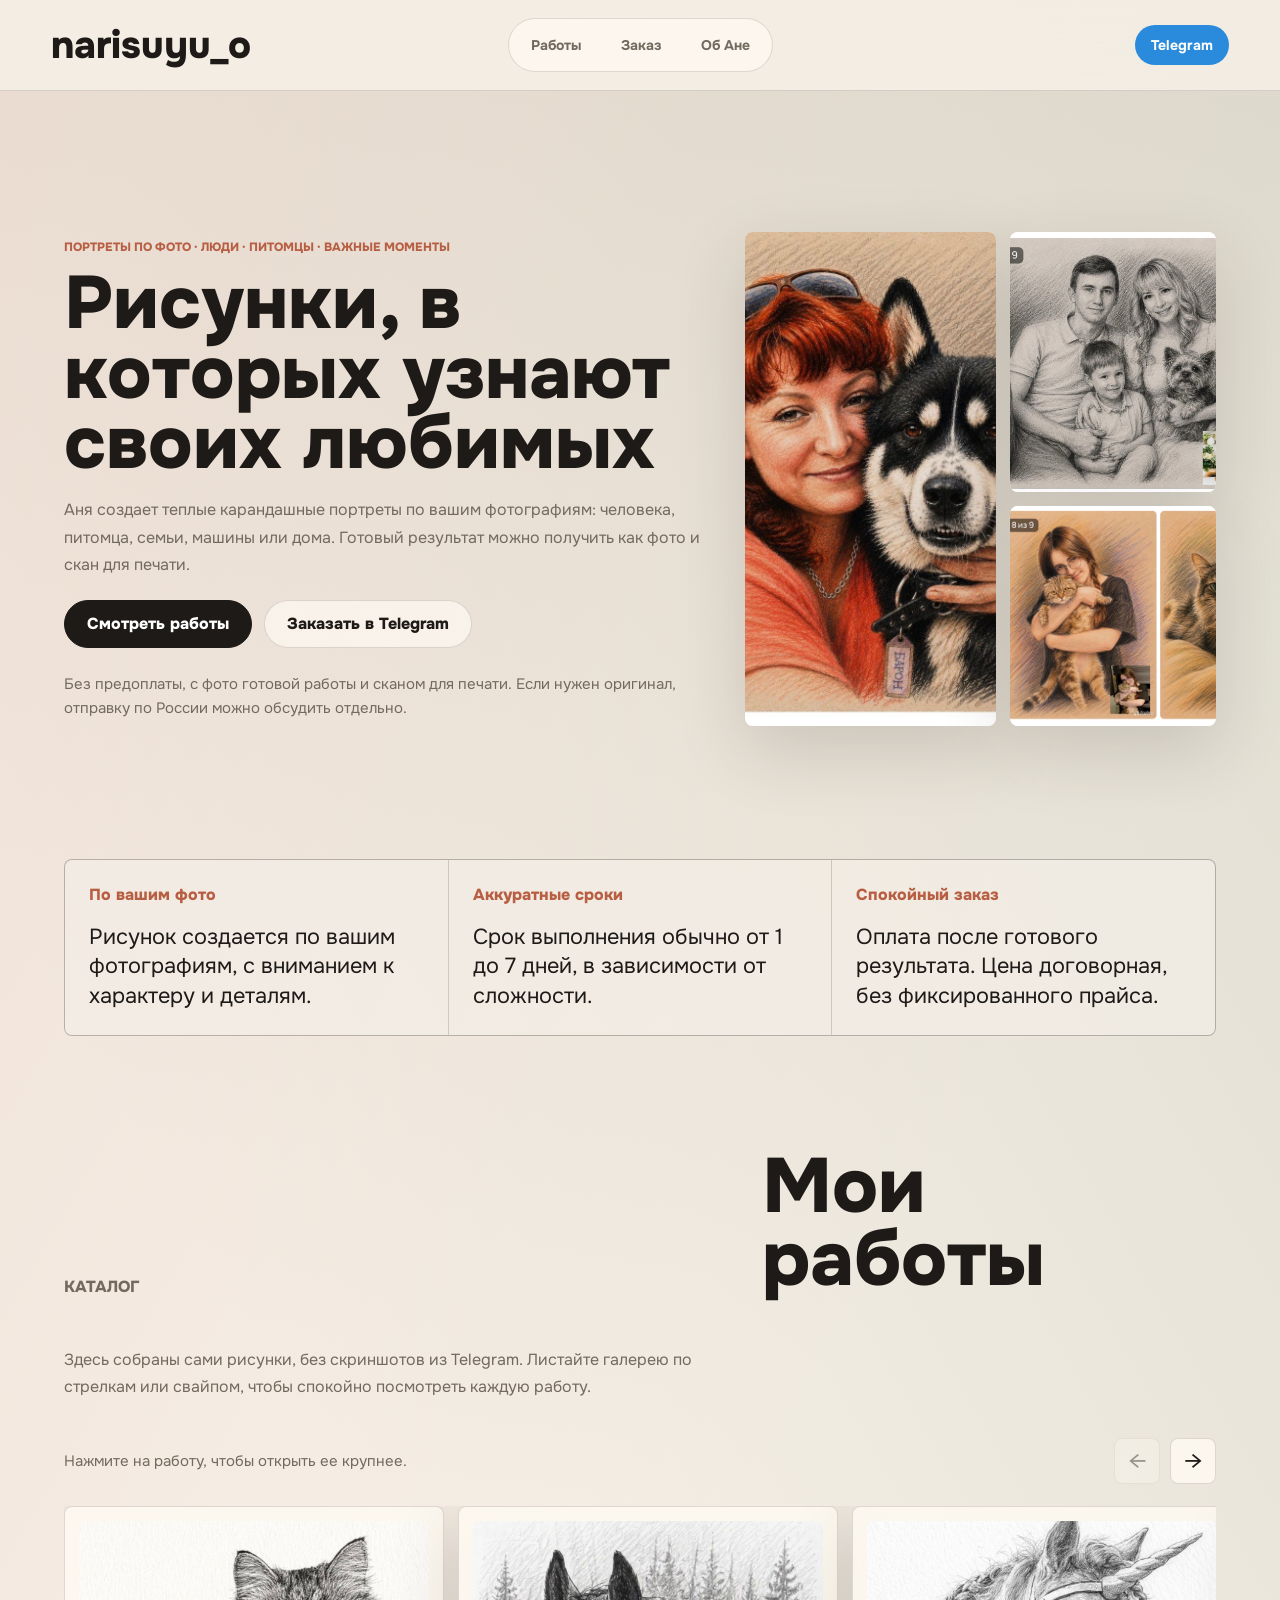
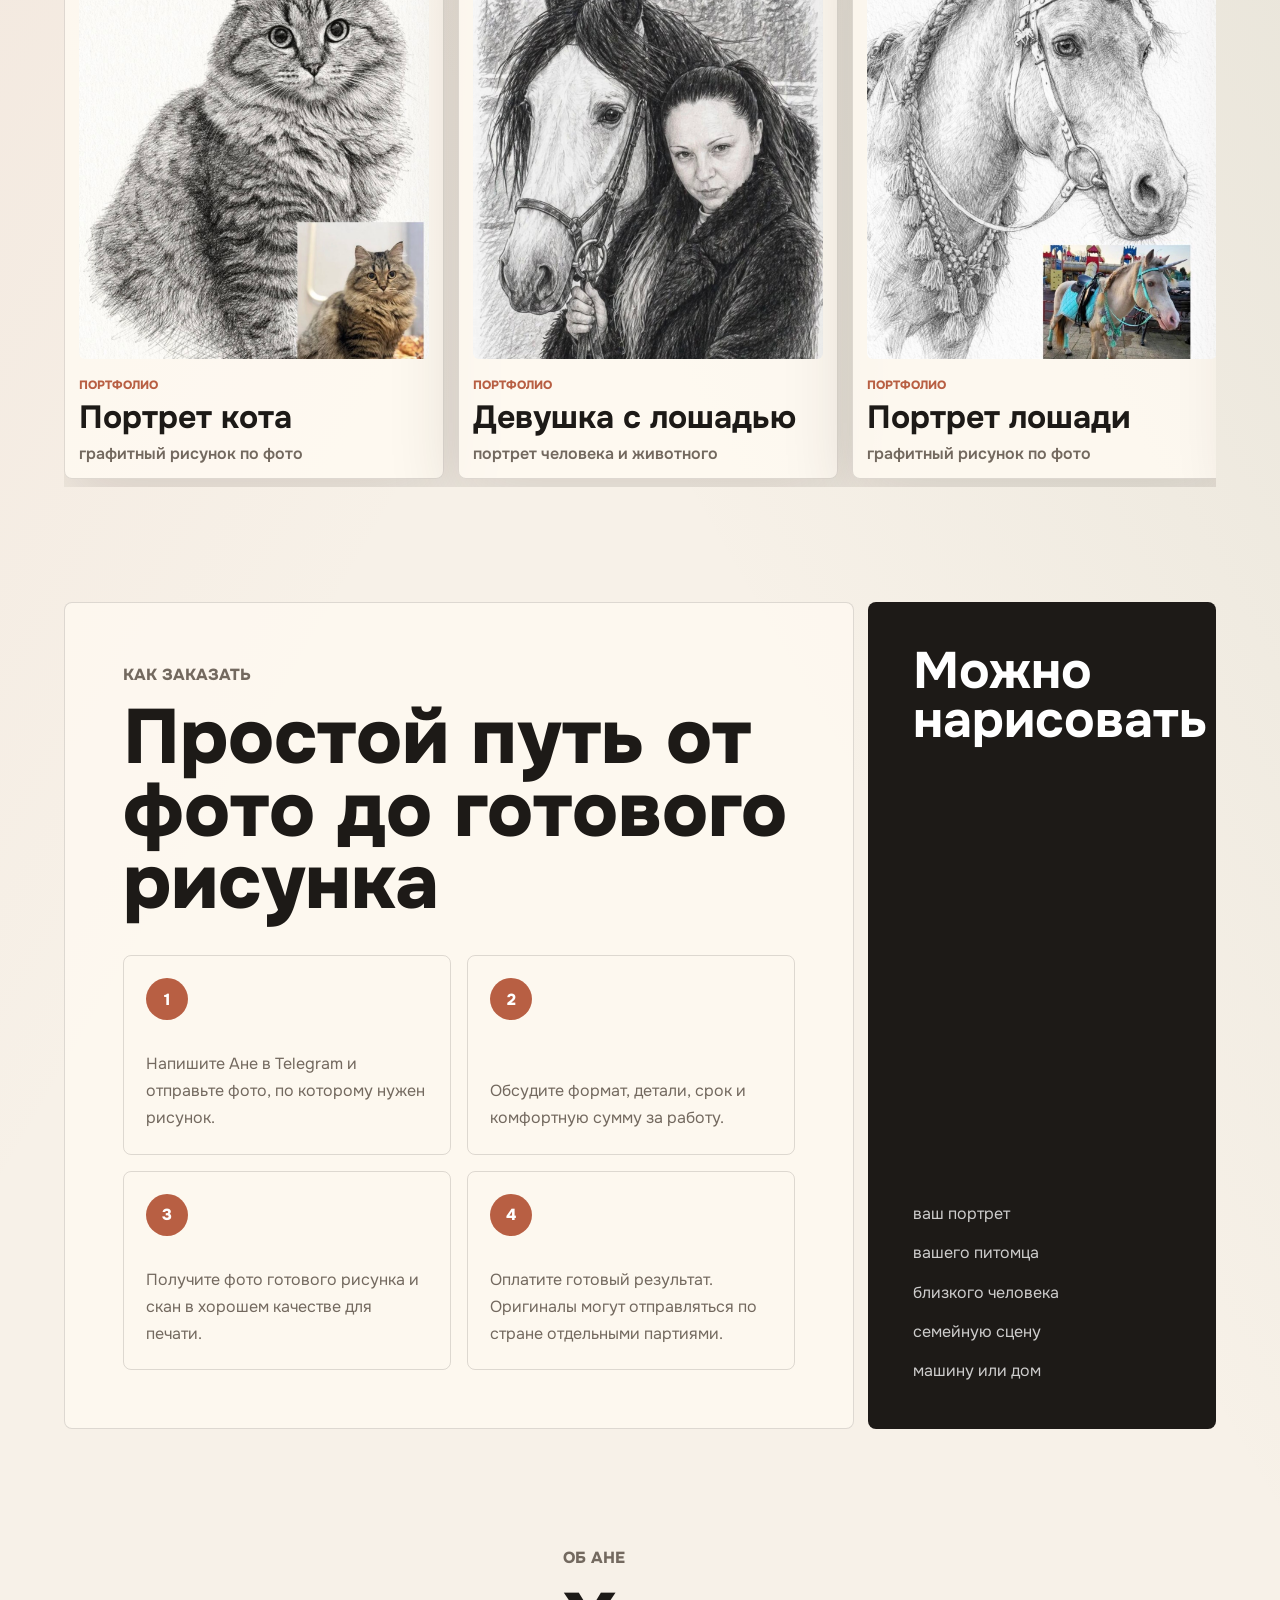
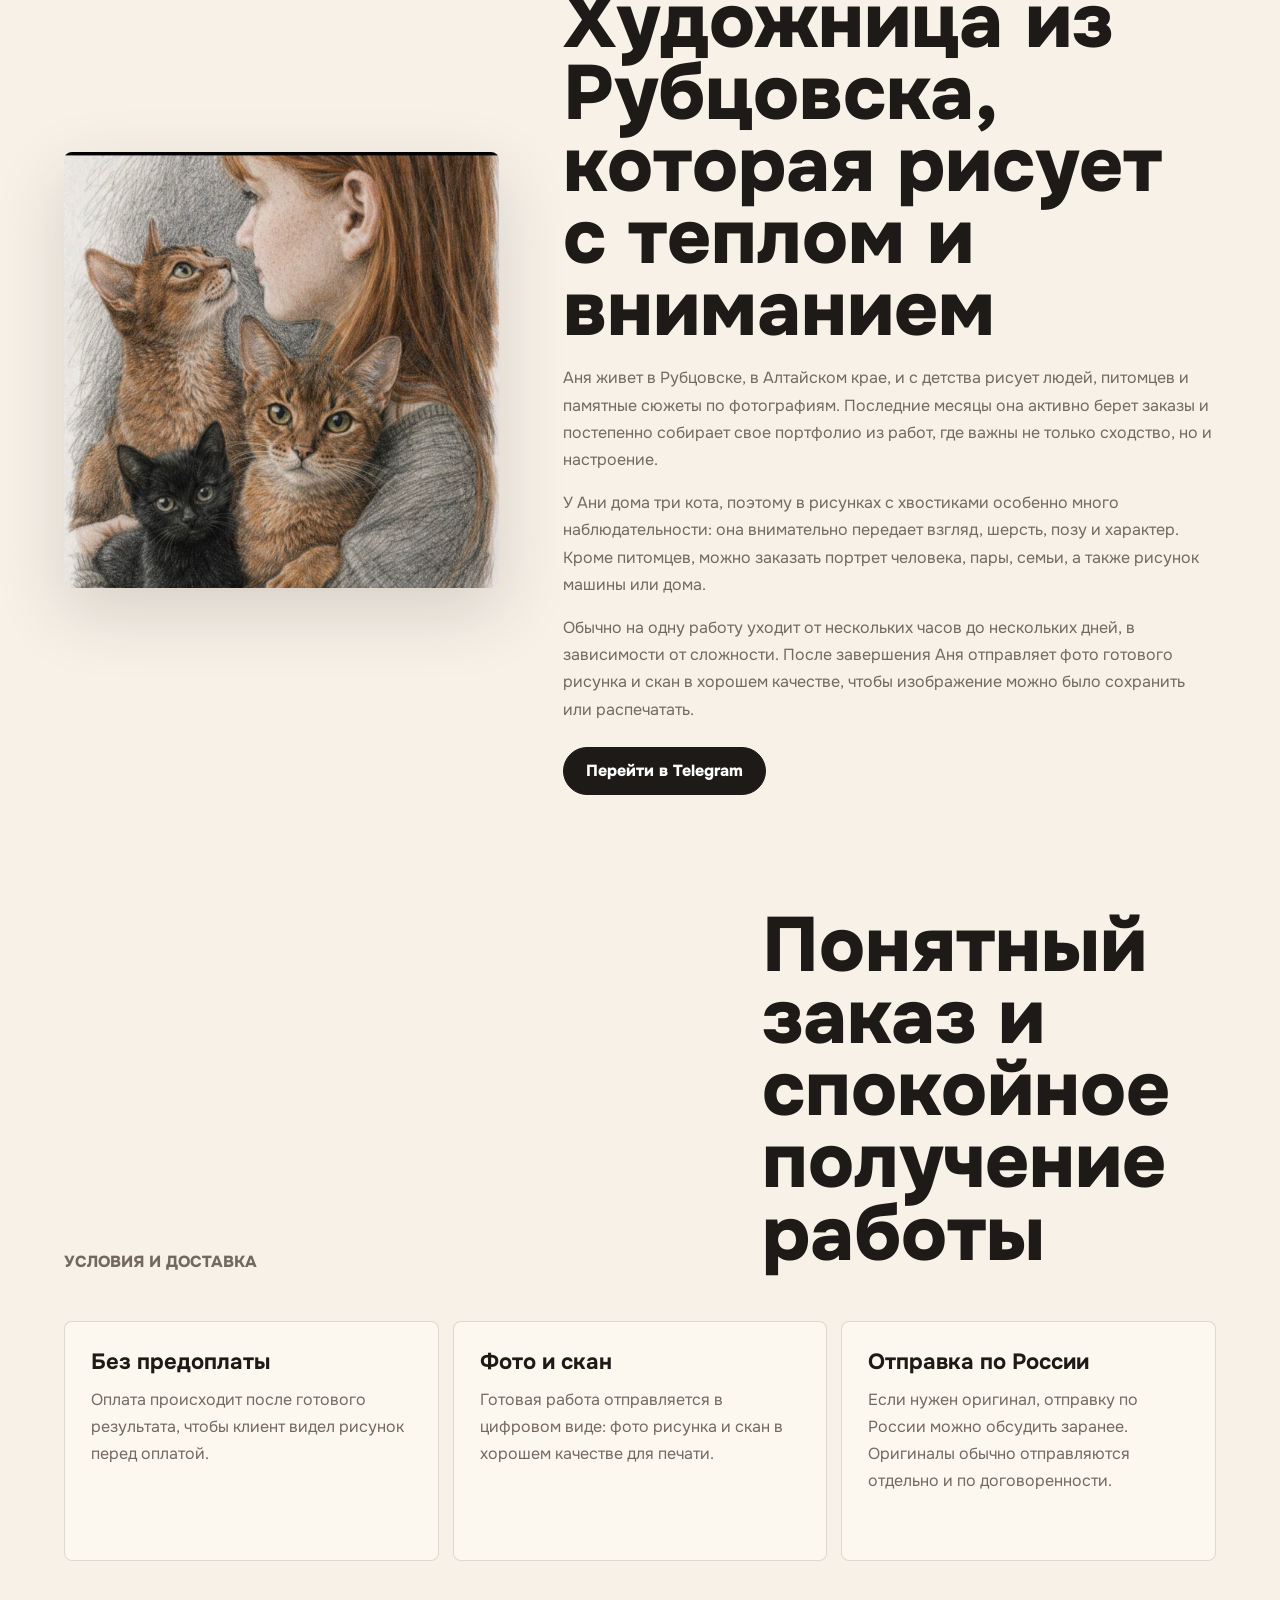
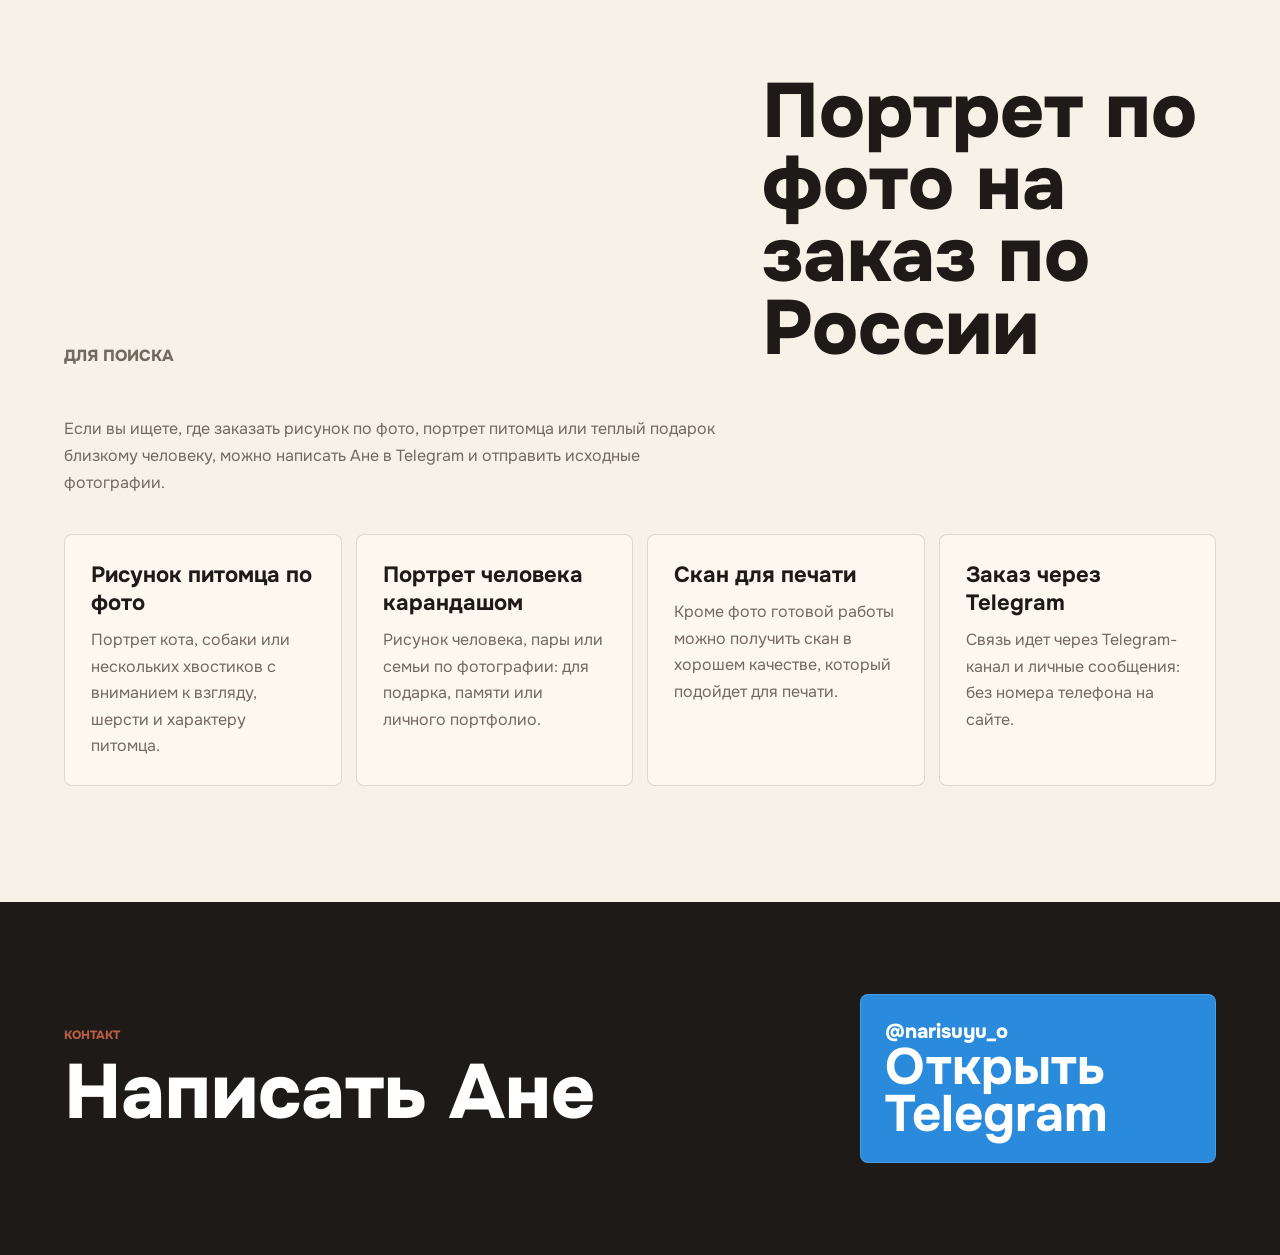
<file: index.html>
<!doctype html>
<html lang="ru-RU">
  <head>
    <meta charset="utf-8">
    <meta name="viewport" content="width=device-width, initial-scale=1">
    <title>Портрет по фото на заказ | Рисунок питомца и человека карандашом - Аня narisuyu_o</title>
    <meta
      name="description"
      content="Портреты по фото на заказ по России: рисунок питомца, человека, семьи, машины или дома карандашом. Художница Аня narisuyu_o, заказ через Telegram, без предоплаты."
    >
    <meta
      name="keywords"
      content="портрет по фото на заказ, рисунок по фото, портрет питомца по фото, нарисовать питомца по фото, портрет собаки по фото, портрет кота по фото, рисунок карандашом на заказ, портрет карандашом по фото, семейный портрет по фото, подарок портрет по фото, художник портреты по фото, рисунок без предоплаты, narisuyu_o"
    >
    <meta name="robots" content="index, follow, max-image-preview:large">
    <meta name="author" content="Аня narisuyu_o">
    <meta name="theme-color" content="#f7f1e8">
    <meta name="color-scheme" content="light">
    <meta property="og:type" content="website">
    <meta property="og:locale" content="ru_RU">
    <meta property="og:site_name" content="narisuyu_o">
    <meta property="og:title" content="Портрет по фото на заказ - Аня narisuyu_o">
    <meta
      property="og:description"
      content="Рисунки людей, питомцев и семейных историй по фото. Карандашные портреты на заказ по России, связь через Telegram."
    >
    <meta property="og:image" content="https://narisuyu-o.vercel.app/IMG_6666.jpg">
    <meta property="og:image:alt" content="Цветной портрет женщины с собакой карандашом">
    <meta name="twitter:card" content="summary_large_image">
    <meta name="twitter:title" content="Портрет по фото на заказ - Аня narisuyu_o">
    <meta
      name="twitter:description"
      content="Портрет человека, питомца или семьи по фото. Заказ через Telegram."
    >
    <meta name="twitter:image" content="https://narisuyu-o.vercel.app/IMG_6666.jpg">
    <link rel="canonical" href="https://narisuyu-o.vercel.app/">
    <link rel="preconnect" href="https://fonts.googleapis.com">
    <link rel="preconnect" href="https://fonts.gstatic.com" crossorigin>
    <link href="https://fonts.googleapis.com/css2?family=Onest:wght@400;500;600;700;800&display=swap" rel="stylesheet">
    <link rel="stylesheet" href="styles.css">
    <script type="application/ld+json">
      {
        "@context": "https://schema.org",
        "@graph": [
          {
            "@type": "WebSite",
            "@id": "https://narisuyu-o.vercel.app/#website",
            "url": "https://narisuyu-o.vercel.app/",
            "name": "narisuyu_o",
            "inLanguage": "ru-RU",
            "description": "Портфолио художницы Ани: портреты людей, питомцев и семейных историй по фото."
          },
          {
            "@type": "Person",
            "@id": "https://narisuyu-o.vercel.app/#artist",
            "name": "Аня",
            "alternateName": "narisuyu_o",
            "jobTitle": "Художница, автор портретов по фото",
            "url": "https://narisuyu-o.vercel.app/",
            "sameAs": ["https://t.me/narisuyu_o"],
            "knowsAbout": [
              "портрет по фото",
              "рисунок питомца по фото",
              "портрет карандашом",
              "семейный портрет",
              "рисунок на заказ"
            ],
            "areaServed": {
              "@type": "Country",
              "name": "Россия"
            }
          },
          {
            "@type": "Service",
            "@id": "https://narisuyu-o.vercel.app/#portrait-service",
            "name": "Портрет по фото на заказ",
            "serviceType": "Рисунок карандашом по фотографии",
            "provider": {
              "@id": "https://narisuyu-o.vercel.app/#artist"
            },
            "areaServed": {
              "@type": "Country",
              "name": "Россия"
            },
            "description": "Индивидуальные рисунки по фото: портрет человека, питомца, семьи, машины или дома. Готовый результат можно получить как фото и скан для печати.",
            "offers": {
              "@type": "Offer",
              "availability": "https://schema.org/InStock",
              "priceSpecification": {
                "@type": "PriceSpecification",
                "priceCurrency": "RUB",
                "description": "Цена договорная, без фиксированного прайса"
              },
              "url": "https://t.me/narisuyu_o"
            },
            "hasOfferCatalog": {
              "@type": "OfferCatalog",
              "name": "Виды рисунков на заказ",
              "itemListElement": [
                { "@type": "Offer", "itemOffered": { "@type": "Service", "name": "Портрет питомца по фото" } },
                { "@type": "Offer", "itemOffered": { "@type": "Service", "name": "Портрет человека по фото" } },
                { "@type": "Offer", "itemOffered": { "@type": "Service", "name": "Семейный портрет по фото" } },
                { "@type": "Offer", "itemOffered": { "@type": "Service", "name": "Рисунок машины или дома по фото" } }
              ]
            }
          },
          {
            "@type": "WebPage",
            "@id": "https://narisuyu-o.vercel.app/#webpage",
            "url": "https://narisuyu-o.vercel.app/",
            "name": "Портрет по фото на заказ | Аня narisuyu_o",
            "isPartOf": {
              "@id": "https://narisuyu-o.vercel.app/#website"
            },
            "about": {
              "@id": "https://narisuyu-o.vercel.app/#portrait-service"
            },
            "primaryImageOfPage": {
              "@type": "ImageObject",
              "url": "https://narisuyu-o.vercel.app/IMG_6666.jpg",
              "caption": "Цветной портрет женщины с собакой карандашом"
            },
            "inLanguage": "ru-RU"
          },
          {
            "@type": "FAQPage",
            "@id": "https://narisuyu-o.vercel.app/#faq",
            "mainEntity": [
              {
                "@type": "Question",
                "name": "Можно ли заказать портрет питомца по фото?",
                "acceptedAnswer": {
                  "@type": "Answer",
                  "text": "Да, можно заказать рисунок питомца по фото: кота, собаки или нескольких животных."
                }
              },
              {
                "@type": "Question",
                "name": "Можно ли заказать портрет человека или семьи?",
                "acceptedAnswer": {
                  "@type": "Answer",
                  "text": "Да, Аня рисует портреты людей, близких и семейные сцены по фотографиям."
                }
              },
              {
                "@type": "Question",
                "name": "Как заказать рисунок?",
                "acceptedAnswer": {
                  "@type": "Answer",
                  "text": "Нужно написать в Telegram @narisuyu_o, отправить фото и обсудить формат, детали, срок и стоимость."
                }
              },
              {
                "@type": "Question",
                "name": "Есть ли предоплата?",
                "acceptedAnswer": {
                  "@type": "Answer",
                  "text": "Работа выполняется без предоплаты: оплата происходит после готового результата."
                }
              }
            ]
          }
        ]
      }
    </script>
  </head>
  <body>
    <header class="site-header">
      <a class="brand" href="#top" aria-label="На главную">narisuyu_o</a>
      <nav class="nav" aria-label="Основная навигация">
        <a href="#portfolio">Работы</a>
        <a href="#process">Заказ</a>
        <a href="#about">Об Ане</a>
      </nav>
      <a class="header-cta" href="https://t.me/narisuyu_o" target="_blank" rel="noopener noreferrer">Telegram</a>
    </header>

    <main id="top">
      <section class="hero" aria-labelledby="hero-title">
        <div class="hero-copy">
          <p class="eyebrow">Портреты по фото · люди · питомцы · важные моменты</p>
          <h1 id="hero-title">Рисунки, в которых узнают своих любимых</h1>
          <p class="lead">
            Аня создает теплые карандашные портреты по вашим фотографиям: человека, питомца,
            семьи, машины или дома. Готовый результат можно получить как фото и скан для печати.
          </p>
          <div class="hero-actions">
            <a class="button primary" href="#portfolio">Смотреть работы</a>
            <a class="button secondary" href="https://t.me/narisuyu_o" target="_blank" rel="noopener noreferrer">Заказать в Telegram</a>
          </div>
          <p class="hero-note">
            Без предоплаты, с фото готовой работы и сканом для печати. Если нужен оригинал,
            отправку по России можно обсудить отдельно.
          </p>
        </div>

        <div class="hero-gallery" aria-label="Примеры рисунков">
          <figure class="hero-card hero-card-large">
            <img src="IMG_6666.jpg" alt="Цветной портрет женщины с собакой">
          </figure>
          <figure class="hero-card">
            <img src="IMG_6665.jpg" alt="Семейный портрет с ребенком и собакой">
          </figure>
          <figure class="hero-card">
            <img src="IMG_6668.jpg" alt="Портрет девушки с котом цветными карандашами">
          </figure>
        </div>
      </section>

      <section class="intro-band" aria-label="Основные преимущества">
        <div class="intro-item">
          <strong>По вашим фото</strong>
          <p>Рисунок создается по вашим фотографиям, с вниманием к характеру и деталям.</p>
        </div>
        <div class="intro-item">
          <strong>Аккуратные сроки</strong>
          <p>Срок выполнения обычно от 1 до 7 дней, в зависимости от сложности.</p>
        </div>
        <div class="intro-item">
          <strong>Спокойный заказ</strong>
          <p>Оплата после готового результата. Цена договорная, без фиксированного прайса.</p>
        </div>
      </section>

      <section class="section portfolio-section" id="portfolio" aria-labelledby="portfolio-title">
        <div class="section-heading">
          <p class="eyebrow">Каталог</p>
          <h2 id="portfolio-title">Мои работы</h2>
          <p>
            Здесь собраны сами рисунки, без скриншотов из Telegram. Листайте галерею по стрелкам
            или свайпом, чтобы спокойно посмотреть каждую работу.
          </p>
        </div>

        <div class="portfolio-toolbar">
          <p class="portfolio-hint">Нажмите на работу, чтобы открыть ее крупнее.</p>
          <div class="carousel-controls" aria-label="Навигация по работам">
            <button class="carousel-button" id="carousel-prev" type="button" aria-label="Предыдущая работа">←</button>
            <button class="carousel-button" id="carousel-next" type="button" aria-label="Следующая работа">→</button>
          </div>
        </div>

        <div class="gallery-track" id="gallery" aria-live="polite"></div>
      </section>

      <section class="section split-section" id="process" aria-labelledby="process-title">
        <div class="process-panel">
          <p class="eyebrow">Как заказать</p>
          <h2 id="process-title">Простой путь от фото до готового рисунка</h2>
          <ol class="steps">
            <li>
              <span>1</span>
              <p>Напишите Ане в Telegram и отправьте фото, по которому нужен рисунок.</p>
            </li>
            <li>
              <span>2</span>
              <p>Обсудите формат, детали, срок и комфортную сумму за работу.</p>
            </li>
            <li>
              <span>3</span>
              <p>Получите фото готового рисунка и скан в хорошем качестве для печати.</p>
            </li>
            <li>
              <span>4</span>
              <p>Оплатите готовый результат. Оригиналы могут отправляться по стране отдельными партиями.</p>
            </li>
          </ol>
        </div>
        <aside class="note-panel" aria-label="Что можно заказать">
          <h3>Можно нарисовать</h3>
          <ul>
            <li>ваш портрет</li>
            <li>вашего питомца</li>
            <li>близкого человека</li>
            <li>семейную сцену</li>
            <li>машину или дом</li>
          </ul>
        </aside>
      </section>

      <section class="section about-section" id="about" aria-labelledby="about-title">
        <div class="about-image">
          <img src="фото/IMG_6699.jpg" alt="Цветной портрет девушки с тремя котами">
        </div>
        <div class="about-copy">
          <p class="eyebrow">Об Ане</p>
          <h2 id="about-title">Художница из Рубцовска, которая рисует с теплом и вниманием</h2>
          <p>
            Аня живет в Рубцовске, в Алтайском крае, и с детства рисует людей, питомцев и памятные
            сюжеты по фотографиям. Последние месяцы она активно берет заказы и постепенно собирает
            свое портфолио из работ, где важны не только сходство, но и настроение.
          </p>
          <p>
            У Ани дома три кота, поэтому в рисунках с хвостиками особенно много наблюдательности:
            она внимательно передает взгляд, шерсть, позу и характер. Кроме питомцев, можно заказать
            портрет человека, пары, семьи, а также рисунок машины или дома.
          </p>
          <p>
            Обычно на одну работу уходит от нескольких часов до нескольких дней, в зависимости от
            сложности. После завершения Аня отправляет фото готового рисунка и скан в хорошем
            качестве, чтобы изображение можно было сохранить или распечатать.
          </p>
          <a class="button primary compact" href="https://t.me/narisuyu_o" target="_blank" rel="noopener noreferrer">
            Перейти в Telegram
          </a>
        </div>
      </section>

      <section class="section trust-section" aria-labelledby="trust-title">
        <div class="section-heading">
          <p class="eyebrow">Условия и доставка</p>
          <h2 id="trust-title">Понятный заказ и спокойное получение работы</h2>
        </div>
        <div class="trust-grid">
          <article>
            <h3>Без предоплаты</h3>
            <p>Оплата происходит после готового результата, чтобы клиент видел рисунок перед оплатой.</p>
          </article>
          <article>
            <h3>Фото и скан</h3>
            <p>Готовая работа отправляется в цифровом виде: фото рисунка и скан в хорошем качестве для печати.</p>
          </article>
          <article>
            <h3>Отправка по России</h3>
            <p>Если нужен оригинал, отправку по России можно обсудить заранее. Оригиналы обычно отправляются отдельно и по договоренности.</p>
          </article>
        </div>
      </section>

      <section class="section seo-section" aria-labelledby="seo-title">
        <div class="section-heading">
          <p class="eyebrow">Для поиска</p>
          <h2 id="seo-title">Портрет по фото на заказ по России</h2>
          <p>
            Если вы ищете, где заказать рисунок по фото, портрет питомца или теплый подарок
            близкому человеку, можно написать Ане в Telegram и отправить исходные фотографии.
          </p>
        </div>
        <div class="seo-grid">
          <article>
            <h3>Рисунок питомца по фото</h3>
            <p>
              Портрет кота, собаки или нескольких хвостиков с вниманием к взгляду, шерсти и
              характеру питомца.
            </p>
          </article>
          <article>
            <h3>Портрет человека карандашом</h3>
            <p>
              Рисунок человека, пары или семьи по фотографии: для подарка, памяти или личного
              портфолио.
            </p>
          </article>
          <article>
            <h3>Скан для печати</h3>
            <p>
              Кроме фото готовой работы можно получить скан в хорошем качестве, который подойдет
              для печати.
            </p>
          </article>
          <article>
            <h3>Заказ через Telegram</h3>
            <p>
              Связь идет через Telegram-канал и личные сообщения: без номера телефона на сайте.
            </p>
          </article>
        </div>
      </section>
    </main>

    <footer class="footer" id="contact">
      <div>
        <p class="eyebrow">Контакт</p>
        <h2>Написать Ане</h2>
      </div>
      <a class="telegram-card" href="https://t.me/narisuyu_o" target="_blank" rel="noopener noreferrer">
        <span>@narisuyu_o</span>
        <strong>Открыть Telegram</strong>
      </a>
    </footer>

    <div class="lightbox" id="lightbox" aria-modal="true" role="dialog" aria-label="Просмотр работы" hidden>
      <button class="lightbox-close" type="button" aria-label="Закрыть">×</button>
      <img id="lightbox-image" alt="">
      <div class="lightbox-caption" id="lightbox-caption"></div>
    </div>

    <script src="script.js"></script>
  </body>
</html>
</file>
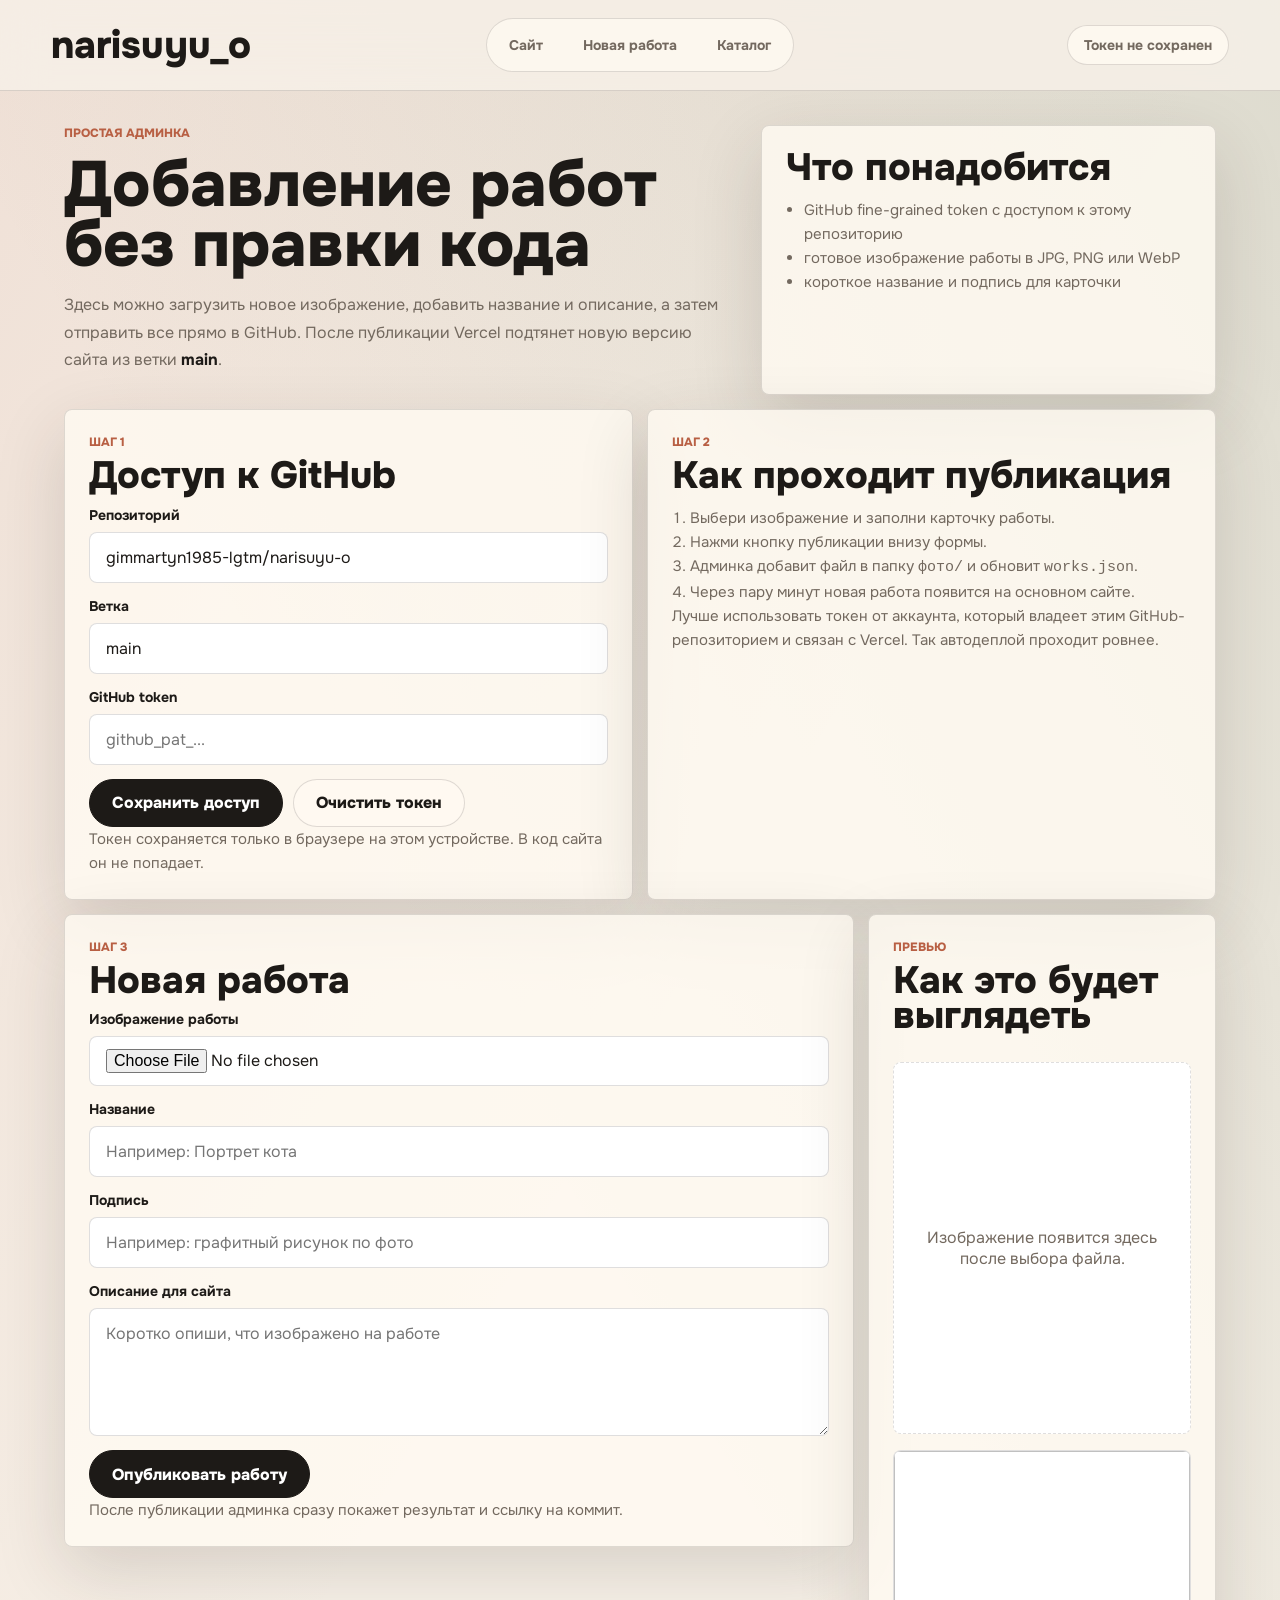
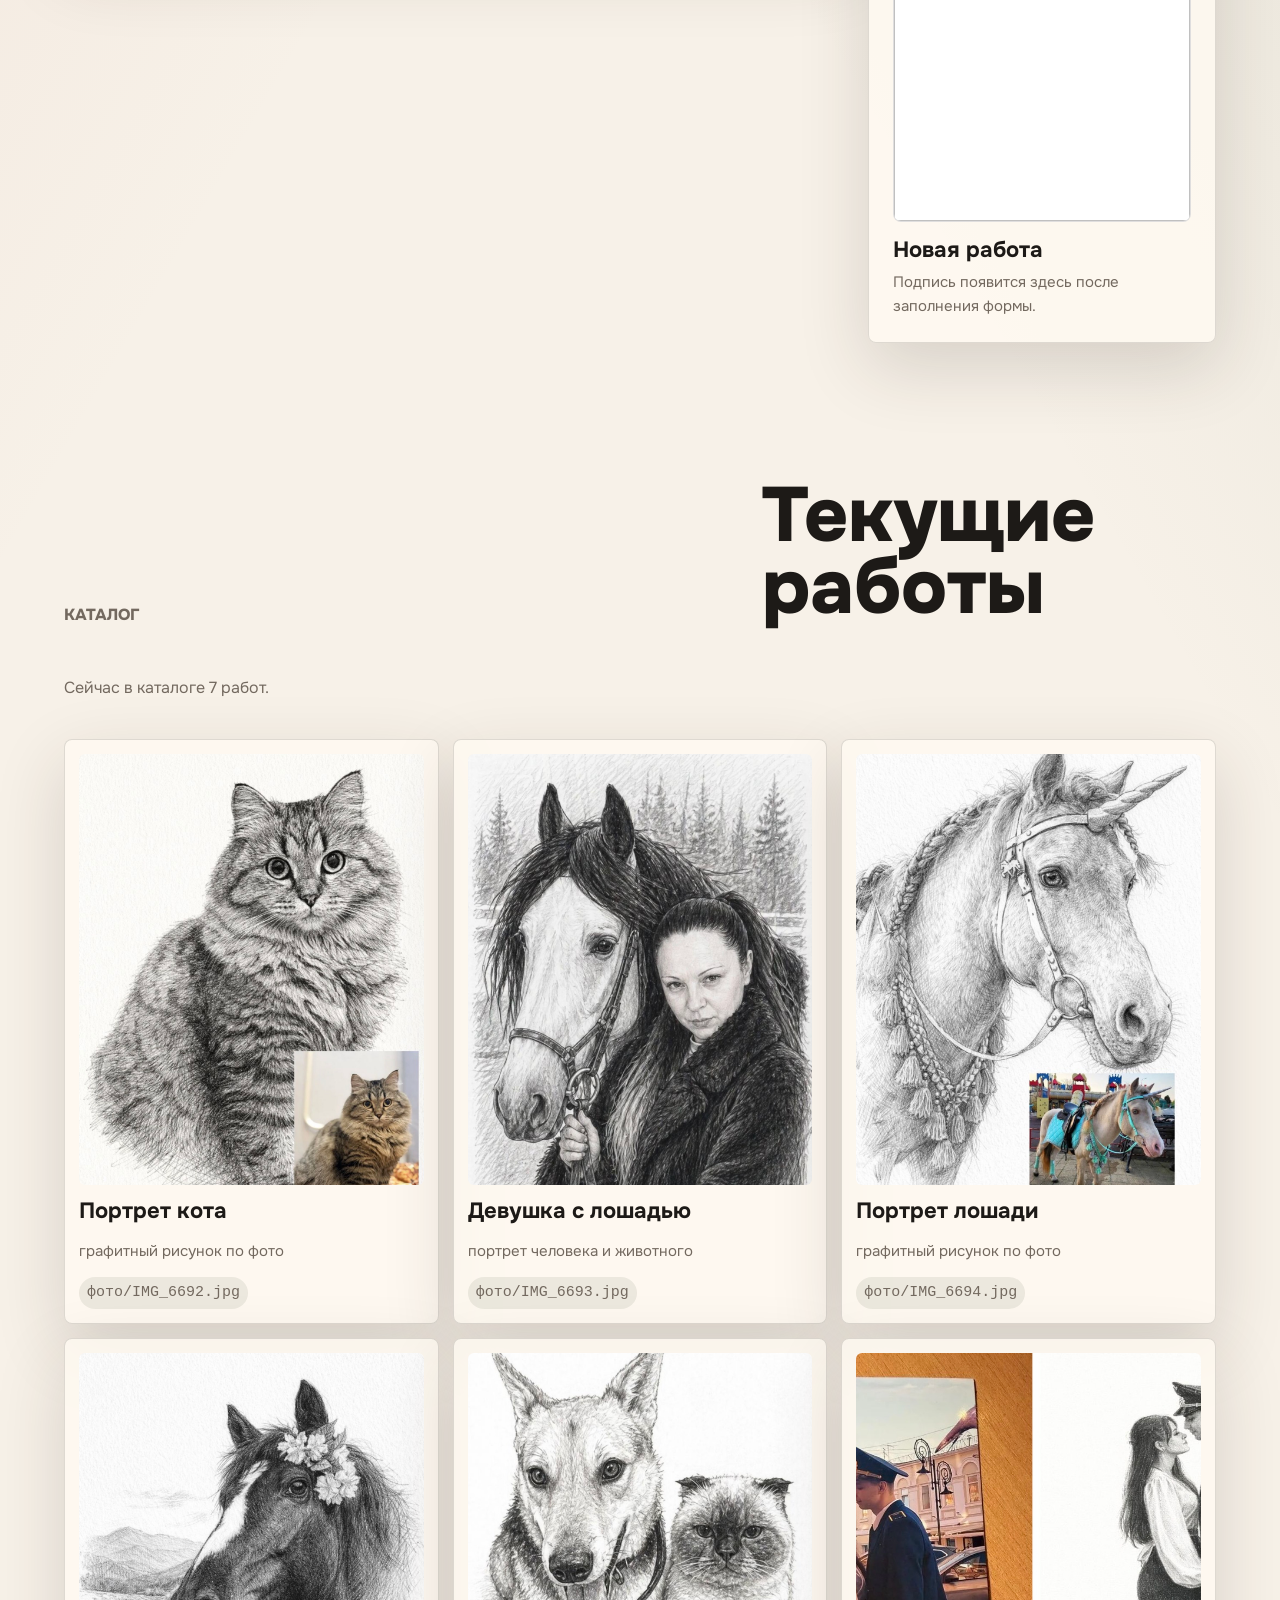
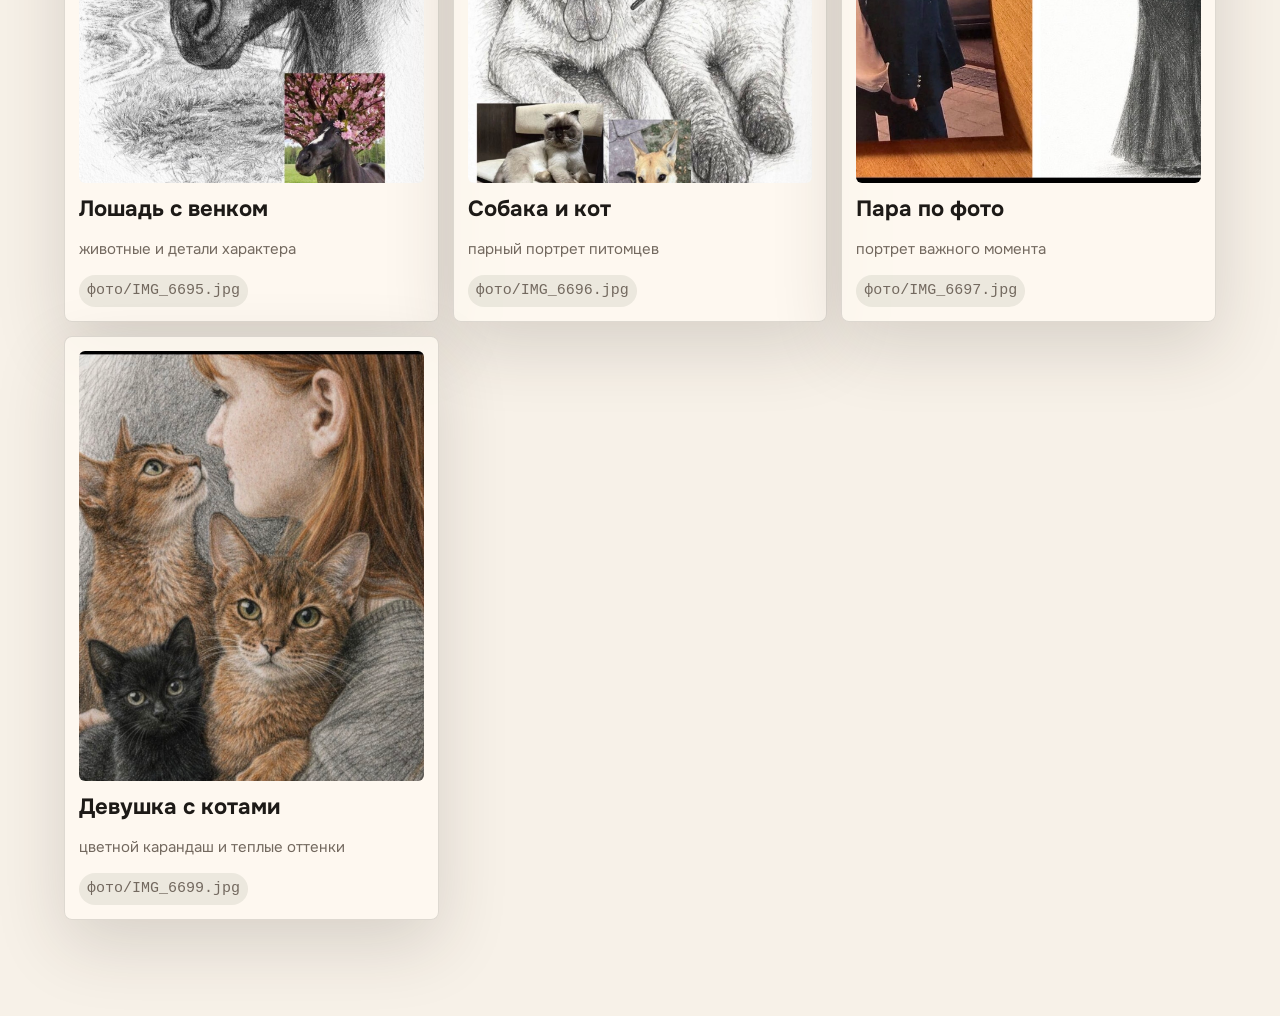
<file: admin.html>
<!doctype html>
<html lang="ru-RU">
  <head>
    <meta charset="utf-8">
    <meta name="viewport" content="width=device-width, initial-scale=1">
    <title>Админка работ | narisuyu_o</title>
    <meta name="robots" content="noindex, nofollow">
    <meta name="theme-color" content="#f7f1e8">
    <link rel="preconnect" href="https://fonts.googleapis.com">
    <link rel="preconnect" href="https://fonts.gstatic.com" crossorigin>
    <link href="https://fonts.googleapis.com/css2?family=Onest:wght@400;500;600;700;800&display=swap" rel="stylesheet">
    <link rel="stylesheet" href="styles.css">
  </head>
  <body class="admin-body">
    <header class="site-header admin-header">
      <a class="brand" href="/">narisuyu_o</a>
      <nav class="nav" aria-label="Навигация админки">
        <a href="/">Сайт</a>
        <a href="#publish">Новая работа</a>
        <a href="#current-works">Каталог</a>
      </nav>
      <span class="admin-badge" id="access-badge">Токен не сохранен</span>
    </header>

    <main class="admin-main">
      <section class="admin-hero" aria-labelledby="admin-title">
        <div class="admin-hero-copy">
          <p class="eyebrow">Простая админка</p>
          <h1 id="admin-title" class="admin-title">Добавление работ без правки кода</h1>
          <p class="lead admin-lead">
            Здесь можно загрузить новое изображение, добавить название и описание, а затем отправить
            все прямо в GitHub. После публикации Vercel подтянет новую версию сайта из ветки
            <strong>main</strong>.
          </p>
        </div>
        <div class="admin-side-note">
          <h2>Что понадобится</h2>
          <ul class="admin-list">
            <li>GitHub fine-grained token с доступом к этому репозиторию</li>
            <li>готовое изображение работы в JPG, PNG или WebP</li>
            <li>короткое название и подпись для карточки</li>
          </ul>
        </div>
      </section>

      <section class="admin-grid" aria-label="Настройка доступа">
        <article class="admin-panel">
          <div class="admin-panel-heading">
            <p class="eyebrow">Шаг 1</p>
            <h2>Доступ к GitHub</h2>
          </div>
          <form class="admin-form" id="access-form">
            <label class="admin-field">
              <span>Репозиторий</span>
              <input class="admin-input" id="repo-field" type="text" placeholder="owner/repo" autocomplete="off">
            </label>
            <label class="admin-field">
              <span>Ветка</span>
              <input class="admin-input" id="branch-field" type="text" placeholder="main" autocomplete="off">
            </label>
            <label class="admin-field">
              <span>GitHub token</span>
              <input class="admin-input" id="token-field" type="password" placeholder="github_pat_..." autocomplete="off">
            </label>
            <div class="admin-actions">
              <button class="button primary" type="submit">Сохранить доступ</button>
              <button class="button secondary" id="clear-access" type="button">Очистить токен</button>
            </div>
          </form>
          <p class="admin-help" id="access-status">
            Токен сохраняется только в браузере на этом устройстве. В код сайта он не попадает.
          </p>
        </article>

        <article class="admin-panel">
          <div class="admin-panel-heading">
            <p class="eyebrow">Шаг 2</p>
            <h2>Как проходит публикация</h2>
          </div>
          <ol class="admin-steps">
            <li>Выбери изображение и заполни карточку работы.</li>
            <li>Нажми кнопку публикации внизу формы.</li>
            <li>Админка добавит файл в папку <code>фото/</code> и обновит <code>works.json</code>.</li>
            <li>Через пару минут новая работа появится на основном сайте.</li>
          </ol>
          <p class="admin-help">
            Лучше использовать токен от аккаунта, который владеет этим GitHub-репозиторием и связан
            с Vercel. Так автодеплой проходит ровнее.
          </p>
        </article>
      </section>

      <section class="admin-workflow" id="publish">
        <article class="admin-panel admin-editor">
          <div class="admin-panel-heading">
            <p class="eyebrow">Шаг 3</p>
            <h2>Новая работа</h2>
          </div>
          <form class="admin-form" id="work-form">
            <label class="admin-field">
              <span>Изображение работы</span>
              <input class="admin-input admin-file-input" id="image-field" type="file" accept=".jpg,.jpeg,.png,.webp,image/jpeg,image/png,image/webp">
            </label>
            <label class="admin-field">
              <span>Название</span>
              <input class="admin-input" id="title-field" type="text" placeholder="Например: Портрет кота">
            </label>
            <label class="admin-field">
              <span>Подпись</span>
              <input class="admin-input" id="meta-field" type="text" placeholder="Например: графитный рисунок по фото">
            </label>
            <label class="admin-field">
              <span>Описание для сайта</span>
              <textarea class="admin-input admin-textarea" id="alt-field" rows="4" placeholder="Коротко опиши, что изображено на работе"></textarea>
            </label>
            <div class="admin-actions">
              <button class="button primary" id="publish-button" type="submit">Опубликовать работу</button>
            </div>
          </form>
          <p class="admin-help" id="publish-status">
            После публикации админка сразу покажет результат и ссылку на коммит.
          </p>
        </article>

        <aside class="admin-preview-card">
          <div class="admin-panel-heading">
            <p class="eyebrow">Превью</p>
            <h2>Как это будет выглядеть</h2>
          </div>
          <div class="admin-preview-media" id="preview-empty">Изображение появится здесь после выбора файла.</div>
          <img class="admin-preview-image" id="preview-image" alt="" hidden>
          <div class="admin-preview-copy">
            <strong id="preview-title">Новая работа</strong>
            <p id="preview-meta">Подпись появится здесь после заполнения формы.</p>
          </div>
        </aside>
      </section>

      <section class="section admin-catalog" id="current-works" aria-labelledby="current-works-title">
        <div class="section-heading">
          <p class="eyebrow">Каталог</p>
          <h2 id="current-works-title">Текущие работы</h2>
          <p id="works-count">Загружаю текущий список работ…</p>
        </div>
        <div class="admin-works-grid" id="works-list"></div>
      </section>
    </main>

    <script src="admin.js"></script>
  </body>
</html>
</file>
<file: styles.css>
:root {
  --paper: #f7f1e8;
  --paper-soft: #fffaf2;
  --ink: #1d1a17;
  --muted: #73695f;
  --line: rgba(29, 26, 23, 0.14);
  --olive: #69775b;
  --rose: #c78879;
  --clay: #b85f43;
  --blue: #2a8bdc;
  --shadow: 0 24px 70px rgba(51, 39, 29, 0.16);
  --font: "Onest", "Helvetica Neue", Arial, sans-serif;
}

* {
  box-sizing: border-box;
}

html {
  scroll-behavior: smooth;
}

body {
  margin: 0;
  color: var(--ink);
  font-family: var(--font);
  background:
    linear-gradient(120deg, rgba(199, 136, 121, 0.16), transparent 34%),
    linear-gradient(240deg, rgba(105, 119, 91, 0.18), transparent 38%),
    var(--paper);
}

img {
  display: block;
  max-width: 100%;
}

a {
  color: inherit;
  text-decoration: none;
}

button {
  font: inherit;
}

.site-header {
  position: sticky;
  top: 0;
  z-index: 20;
  display: grid;
  grid-template-columns: 1fr auto 1fr;
  align-items: center;
  gap: 18px;
  padding: 18px clamp(18px, 4vw, 56px);
  border-bottom: 1px solid var(--line);
  background: rgba(247, 241, 232, 0.82);
  backdrop-filter: blur(22px);
}

.brand {
  font-size: clamp(28px, 3vw, 42px);
  font-weight: 800;
  letter-spacing: 0;
}

.nav {
  display: flex;
  gap: 8px;
  padding: 6px;
  border: 1px solid var(--line);
  border-radius: 999px;
  background: rgba(255, 250, 242, 0.72);
}

.nav a,
.header-cta,
.filter-button {
  min-height: 40px;
  border-radius: 999px;
  display: inline-flex;
  align-items: center;
  justify-content: center;
  padding: 0 16px;
  color: var(--muted);
  font-size: 14px;
  font-weight: 700;
}

.header-cta {
  justify-self: end;
  color: #fff;
  background: var(--blue);
}

.hero {
  min-height: calc(94svh - 78px);
  display: grid;
  grid-template-columns: minmax(0, 1.15fr) minmax(300px, 0.85fr);
  gap: clamp(22px, 3.4vw, 46px);
  align-items: center;
  padding: clamp(20px, 3.2vw, 44px) clamp(18px, 5vw, 72px) clamp(18px, 3vw, 32px);
}

.hero-copy {
  max-width: 760px;
}

.eyebrow {
  margin: 0 0 14px;
  color: var(--clay);
  font-size: 12px;
  font-weight: 800;
  letter-spacing: 0;
  text-transform: uppercase;
}

.hero-note {
  max-width: 620px;
  margin: 0;
  color: var(--muted);
  font-size: 15px;
  line-height: 1.6;
}

h1,
h2,
h3,
p {
  margin-top: 0;
}

h1,
h2 {
  line-height: 0.94;
  letter-spacing: 0;
}

h1 {
  max-width: 760px;
  margin-bottom: 18px;
  font-size: clamp(50px, 5.8vw, 86px);
  font-weight: 800;
}

h2 {
  margin-bottom: 18px;
  font-size: clamp(44px, 6vw, 88px);
  font-weight: 800;
}

h3 {
  margin-bottom: 10px;
  font-size: 22px;
}

.lead,
.section-heading p,
.about-copy p,
.process-panel p,
.note-panel li,
.trust-grid p {
  color: var(--muted);
  font-size: clamp(16px, 1.25vw, 19px);
  line-height: 1.7;
}

.lead {
  max-width: 660px;
  margin-bottom: 22px;
}

.hero-actions {
  display: flex;
  flex-wrap: wrap;
  gap: 12px;
  margin-bottom: 24px;
}

.button {
  min-height: 48px;
  display: inline-flex;
  align-items: center;
  justify-content: center;
  border: 1px solid var(--line);
  border-radius: 999px;
  padding: 0 22px;
  font-weight: 800;
}

.button.primary {
  color: #fff;
  border-color: var(--ink);
  background: var(--ink);
}

.button.secondary {
  color: var(--ink);
  background: rgba(255, 250, 242, 0.7);
}

.button.compact {
  width: fit-content;
  margin-top: 8px;
}

.hero-gallery {
  display: grid;
  grid-template-columns: 1fr 0.82fr;
  grid-template-rows: minmax(260px, 1fr) minmax(220px, 0.8fr);
  gap: 14px;
  min-height: min(52vh, 560px);
}

.hero-card {
  min-height: 0;
  margin: 0;
  overflow: hidden;
  border-radius: 8px;
  box-shadow: var(--shadow);
  background: var(--paper-soft);
}

.hero-card-large {
  grid-row: span 2;
}

.hero-card img {
  width: 100%;
  height: 100%;
  object-fit: cover;
}

.hero-card-large img {
  object-position: 48% 24%;
}

.intro-band {
  display: grid;
  grid-template-columns: repeat(3, 1fr);
  gap: 1px;
  margin: 0 clamp(18px, 5vw, 72px);
  border: 1px solid var(--line);
  border-radius: 8px;
  overflow: hidden;
  background: var(--line);
}

.intro-item {
  min-height: 172px;
  display: flex;
  flex-direction: column;
  justify-content: space-between;
  gap: 18px;
  padding: 24px;
  background: rgba(255, 250, 242, 0.72);
}

.intro-item strong {
  color: var(--clay);
  font-size: 16px;
  font-weight: 800;
}

.intro-item p {
  margin: 0;
  font-size: clamp(18px, 1.7vw, 24px);
  line-height: 1.35;
}

.section {
  padding: clamp(76px, 9vw, 136px) clamp(18px, 5vw, 72px);
}

.section-heading {
  display: grid;
  grid-template-columns: minmax(0, 0.85fr) minmax(280px, 0.58fr);
  gap: 32px;
  align-items: end;
  margin-bottom: 32px;
}

.section-heading p:last-child {
  margin-bottom: 6px;
}

.portfolio-toolbar {
  display: flex;
  justify-content: space-between;
  align-items: center;
  gap: 18px;
  margin-bottom: 22px;
}

.portfolio-hint {
  margin: 0;
  color: var(--muted);
  font-size: 15px;
  line-height: 1.5;
}

.carousel-controls {
  display: flex;
  gap: 10px;
}

.carousel-button {
  width: 46px;
  height: 46px;
  cursor: pointer;
  border: 1px solid var(--line);
  border-radius: 8px;
  padding: 0;
  color: var(--ink);
  font-size: 24px;
  line-height: 1;
  background: rgba(255, 250, 242, 0.82);
}

.carousel-button:disabled {
  cursor: default;
  opacity: 0.4;
}

.gallery-track {
  display: flex;
  gap: 14px;
  overflow-x: auto;
  scroll-behavior: smooth;
  scroll-snap-type: x mandatory;
  padding-bottom: 8px;
  scrollbar-width: thin;
}

.gallery-track::-webkit-scrollbar {
  height: 10px;
}

.gallery-track::-webkit-scrollbar-thumb {
  border-radius: 999px;
  background: rgba(115, 105, 95, 0.35);
}

.gallery-empty {
  width: 100%;
  padding: 42px 28px;
  border: 1px dashed var(--line);
  border-radius: 8px;
  color: var(--muted);
  text-align: center;
  background: rgba(255, 250, 242, 0.72);
}

.art-card {
  flex: 0 0 clamp(260px, 31vw, 380px);
  display: flex;
  flex-direction: column;
  gap: 14px;
  min-height: 0;
  overflow: hidden;
  cursor: pointer;
  border: 1px solid var(--line);
  border-radius: 8px;
  padding: 14px;
  color: var(--ink);
  background: rgba(255, 250, 242, 0.82);
  box-shadow: var(--shadow);
  scroll-snap-align: start;
}

.art-figure {
  aspect-ratio: 4 / 5;
  overflow: hidden;
  border-radius: 6px;
  background: #fff;
}

.art-card img {
  width: 100%;
  height: 100%;
  object-fit: cover;
  transition: transform 420ms ease;
}

.art-card:hover img,
.art-card:focus-visible img {
  transform: scale(1.02);
}

.art-meta {
  text-align: left;
}

.art-meta span {
  display: inline-flex;
  margin-bottom: 8px;
  color: var(--clay);
  font-size: 12px;
  font-weight: 800;
  text-transform: uppercase;
}

.art-meta strong {
  display: block;
  font-size: clamp(22px, 2.6vw, 32px);
  line-height: 1.08;
}

.art-meta em {
  display: block;
  margin-top: 8px;
  color: var(--muted);
  font-style: normal;
  font-weight: 600;
}

.split-section {
  display: grid;
  grid-template-columns: minmax(0, 1fr) minmax(300px, 0.44fr);
  gap: 14px;
  padding-top: 0;
}

.process-panel,
.note-panel,
.trust-grid article {
  border: 1px solid var(--line);
  border-radius: 8px;
  background: rgba(255, 250, 242, 0.74);
}

.process-panel {
  padding: clamp(28px, 5vw, 58px);
}

.steps {
  display: grid;
  grid-template-columns: repeat(2, 1fr);
  gap: 16px;
  margin: 36px 0 0;
  padding: 0;
  list-style: none;
}

.steps li {
  min-height: 180px;
  display: flex;
  flex-direction: column;
  justify-content: space-between;
  gap: 30px;
  padding: 22px;
  border: 1px solid var(--line);
  border-radius: 8px;
}

.steps span {
  width: 42px;
  height: 42px;
  display: inline-flex;
  align-items: center;
  justify-content: center;
  border-radius: 50%;
  color: #fff;
  font-weight: 800;
  background: var(--clay);
}

.steps p {
  margin: 0;
}

.note-panel {
  display: flex;
  flex-direction: column;
  justify-content: space-between;
  min-height: 100%;
  padding: clamp(28px, 4vw, 44px);
  background: var(--ink);
  color: #fff;
}

.note-panel h3 {
  font-size: clamp(40px, 4vw, 64px);
  line-height: 0.96;
}

.note-panel ul {
  display: grid;
  gap: 12px;
  margin: 30px 0 0;
  padding: 0;
  list-style: none;
}

.note-panel li {
  color: rgba(255, 255, 255, 0.78);
}

.about-section {
  display: grid;
  grid-template-columns: minmax(280px, 0.52fr) minmax(0, 0.78fr);
  gap: clamp(24px, 5vw, 70px);
  align-items: center;
  padding-top: 0;
}

.about-image {
  max-height: 720px;
  overflow: hidden;
  border-radius: 8px;
  box-shadow: var(--shadow);
}

.about-image img {
  width: 100%;
  height: 100%;
  object-fit: cover;
  object-position: center top;
}

.about-copy {
  max-width: 760px;
}

.trust-section {
  padding-top: 0;
}

.trust-grid {
  display: grid;
  grid-template-columns: repeat(3, 1fr);
  gap: 14px;
}

.trust-grid article,
.seo-grid article {
  min-height: 240px;
  padding: 26px;
}

.seo-section {
  padding-top: 0;
}

.seo-grid {
  display: grid;
  grid-template-columns: repeat(4, 1fr);
  gap: 14px;
}

.seo-grid article {
  border: 1px solid var(--line);
  border-radius: 8px;
  background: rgba(255, 250, 242, 0.74);
}

.seo-grid p {
  margin-bottom: 0;
  color: var(--muted);
  font-size: 16px;
  line-height: 1.65;
}

.footer {
  display: grid;
  grid-template-columns: minmax(0, 1fr) minmax(280px, 0.46fr);
  gap: 22px;
  align-items: center;
  padding: clamp(56px, 8vw, 92px) clamp(18px, 5vw, 72px);
  color: #fff;
  background: var(--ink);
}

.footer h2 {
  margin: 0;
}

.telegram-card {
  min-height: 156px;
  display: flex;
  flex-direction: column;
  justify-content: space-between;
  border: 1px solid rgba(255, 255, 255, 0.16);
  border-radius: 8px;
  padding: 24px;
  background: var(--blue);
}

.telegram-card span {
  font-size: 20px;
  font-weight: 800;
}

.telegram-card strong {
  font-size: clamp(34px, 4vw, 56px);
  line-height: 0.92;
}

.lightbox {
  position: fixed;
  inset: 0;
  z-index: 100;
  display: grid;
  grid-template-rows: minmax(0, 1fr) auto;
  place-items: center;
  gap: 14px;
  padding: 28px;
  background: rgba(20, 17, 14, 0.88);
}

.lightbox[hidden] {
  display: none;
}

.lightbox img {
  max-width: min(1120px, 96vw);
  max-height: 82vh;
  border-radius: 8px;
  object-fit: contain;
}

.lightbox-caption {
  color: #fff;
  text-align: center;
  font-weight: 700;
}

.lightbox-close {
  position: absolute;
  top: 18px;
  right: 18px;
  width: 46px;
  height: 46px;
  cursor: pointer;
  border: 1px solid rgba(255, 255, 255, 0.26);
  border-radius: 50%;
  color: #fff;
  font-size: 32px;
  line-height: 1;
  background: rgba(255, 255, 255, 0.12);
}

.admin-body {
  min-height: 100vh;
}

.admin-header {
  position: sticky;
}

.admin-badge {
  justify-self: end;
  min-height: 40px;
  display: inline-flex;
  align-items: center;
  padding: 0 16px;
  border: 1px solid var(--line);
  border-radius: 999px;
  color: var(--muted);
  font-size: 14px;
  font-weight: 700;
  background: rgba(255, 250, 242, 0.82);
}

.admin-badge-ready {
  color: #fff;
  background: var(--olive);
}

.admin-main {
  padding: clamp(20px, 3vw, 34px) clamp(18px, 5vw, 72px) clamp(64px, 8vw, 96px);
}

.admin-hero,
.admin-grid,
.admin-workflow {
  display: grid;
  gap: 14px;
}

.admin-hero {
  grid-template-columns: minmax(0, 1.2fr) minmax(280px, 0.8fr);
  margin-bottom: 14px;
}

.admin-title {
  max-width: 860px;
  margin-bottom: 16px;
  font-size: clamp(42px, 5vw, 72px);
}

.admin-lead strong {
  color: var(--ink);
}

.admin-side-note,
.admin-panel,
.admin-preview-card,
.admin-work-card {
  border: 1px solid var(--line);
  border-radius: 8px;
  background: rgba(255, 250, 242, 0.8);
  box-shadow: var(--shadow);
}

.admin-side-note,
.admin-panel,
.admin-preview-card {
  padding: 24px;
}

.admin-side-note h2,
.admin-panel h2,
.admin-preview-card h2 {
  margin-bottom: 12px;
  font-size: clamp(26px, 3vw, 38px);
}

.admin-grid {
  grid-template-columns: repeat(2, minmax(0, 1fr));
  margin-bottom: 14px;
}

.admin-workflow {
  grid-template-columns: minmax(0, 1fr) minmax(300px, 0.44fr);
  align-items: start;
  margin-bottom: 22px;
}

.admin-panel-heading p {
  margin-bottom: 8px;
}

.admin-form {
  display: grid;
  gap: 14px;
}

.admin-field {
  display: grid;
  gap: 8px;
}

.admin-field span {
  font-size: 14px;
  font-weight: 700;
}

.admin-input {
  width: 100%;
  border: 1px solid var(--line);
  border-radius: 8px;
  padding: 14px 16px;
  color: var(--ink);
  font: inherit;
  background: #fff;
}

.admin-input:focus {
  outline: 2px solid rgba(42, 139, 220, 0.24);
  outline-offset: 1px;
}

.admin-textarea {
  resize: vertical;
  min-height: 128px;
}

.admin-file-input {
  padding-block: 12px;
}

.admin-actions {
  display: flex;
  flex-wrap: wrap;
  gap: 10px;
}

.admin-help,
.admin-list,
.admin-steps,
.admin-preview-copy p,
.admin-work-card p,
.admin-work-card code {
  margin: 0;
  color: var(--muted);
  font-size: 15px;
  line-height: 1.6;
}

.admin-help[data-tone="error"] {
  color: #9c2f19;
}

.admin-help[data-tone="success"] {
  color: #2a6c45;
}

.admin-list,
.admin-steps {
  padding-left: 18px;
}

.admin-preview-card {
  display: grid;
  gap: 16px;
}

.admin-preview-media {
  aspect-ratio: 4 / 5;
  display: grid;
  place-items: center;
  padding: 20px;
  border: 1px dashed var(--line);
  border-radius: 8px;
  color: var(--muted);
  text-align: center;
  background: #fff;
}

.admin-preview-image {
  width: 100%;
  aspect-ratio: 4 / 5;
  object-fit: cover;
  border-radius: 8px;
  border: 1px solid var(--line);
  background: #fff;
}

.admin-preview-copy {
  display: grid;
  gap: 6px;
}

.admin-preview-copy strong,
.admin-work-card strong {
  font-size: 22px;
  line-height: 1.15;
}

.admin-catalog {
  padding-inline: 0;
  padding-bottom: 0;
}

.admin-works-grid {
  display: grid;
  grid-template-columns: repeat(3, minmax(0, 1fr));
  gap: 14px;
}

.admin-work-card {
  display: grid;
  gap: 14px;
  overflow: hidden;
  padding: 14px;
}

.admin-work-card img {
  width: 100%;
  aspect-ratio: 4 / 5;
  object-fit: cover;
  border-radius: 6px;
  background: #fff;
}

.admin-work-card code {
  display: inline-flex;
  width: fit-content;
  padding: 4px 8px;
  border-radius: 999px;
  background: rgba(105, 119, 91, 0.12);
}

.admin-empty {
  padding: 32px 24px;
  border: 1px dashed var(--line);
  border-radius: 8px;
  color: var(--muted);
  text-align: center;
  background: rgba(255, 250, 242, 0.72);
}

@media (max-width: 980px) {
  .site-header {
    grid-template-columns: 1fr auto;
  }

  .nav {
    display: none;
  }

  .hero,
  .section-heading,
  .split-section,
  .about-section,
  .footer,
  .admin-hero,
  .admin-grid,
  .admin-workflow {
    grid-template-columns: 1fr;
  }

  .hero {
    min-height: auto;
  }

  .hero-gallery {
    min-height: 560px;
  }

  .intro-band,
  .trust-grid,
  .seo-grid,
  .steps {
    grid-template-columns: 1fr;
  }

  .portfolio-toolbar {
    align-items: flex-start;
    flex-direction: column;
  }

  .admin-works-grid {
    grid-template-columns: repeat(2, minmax(0, 1fr));
  }
}

@media (max-width: 640px) {
  .site-header {
    padding: 14px 16px;
  }

  .brand {
    font-size: 28px;
  }

  .header-cta {
    min-height: 38px;
    padding: 0 12px;
  }

  .admin-badge {
    display: none;
  }

  h1 {
    font-size: clamp(40px, 11vw, 46px);
  }

  h2 {
    font-size: clamp(40px, 13vw, 58px);
  }

  .hero-gallery {
    grid-template-columns: 1fr;
    grid-template-rows: 170px;
    min-height: 0;
  }

  .hero-card-large {
    grid-row: auto;
  }

  .hero-card:not(.hero-card-large) {
    display: none;
  }

  .lead {
    margin-bottom: 16px;
    font-size: 15px;
    line-height: 1.5;
  }

  .hero-actions {
    display: grid;
    grid-template-columns: 1fr 1fr;
    gap: 8px;
    margin-bottom: 16px;
  }

  .hero-actions .button {
    width: auto;
    min-height: 44px;
    padding: 0 10px;
    font-size: 12px;
  }

  .intro-band {
    margin-inline: 16px;
  }

  .hero-note,
  .portfolio-hint {
    font-size: 14px;
  }

  .admin-main {
    padding-inline: 16px;
  }

  .admin-title {
    font-size: clamp(36px, 10vw, 48px);
  }

  .art-card {
    flex-basis: min(86vw, 320px);
  }

  .admin-actions {
    display: grid;
    grid-template-columns: 1fr;
  }

  .admin-works-grid {
    grid-template-columns: 1fr;
  }

  .button {
    width: 100%;
  }

  .lightbox {
    padding: 16px;
  }
}
</file>
